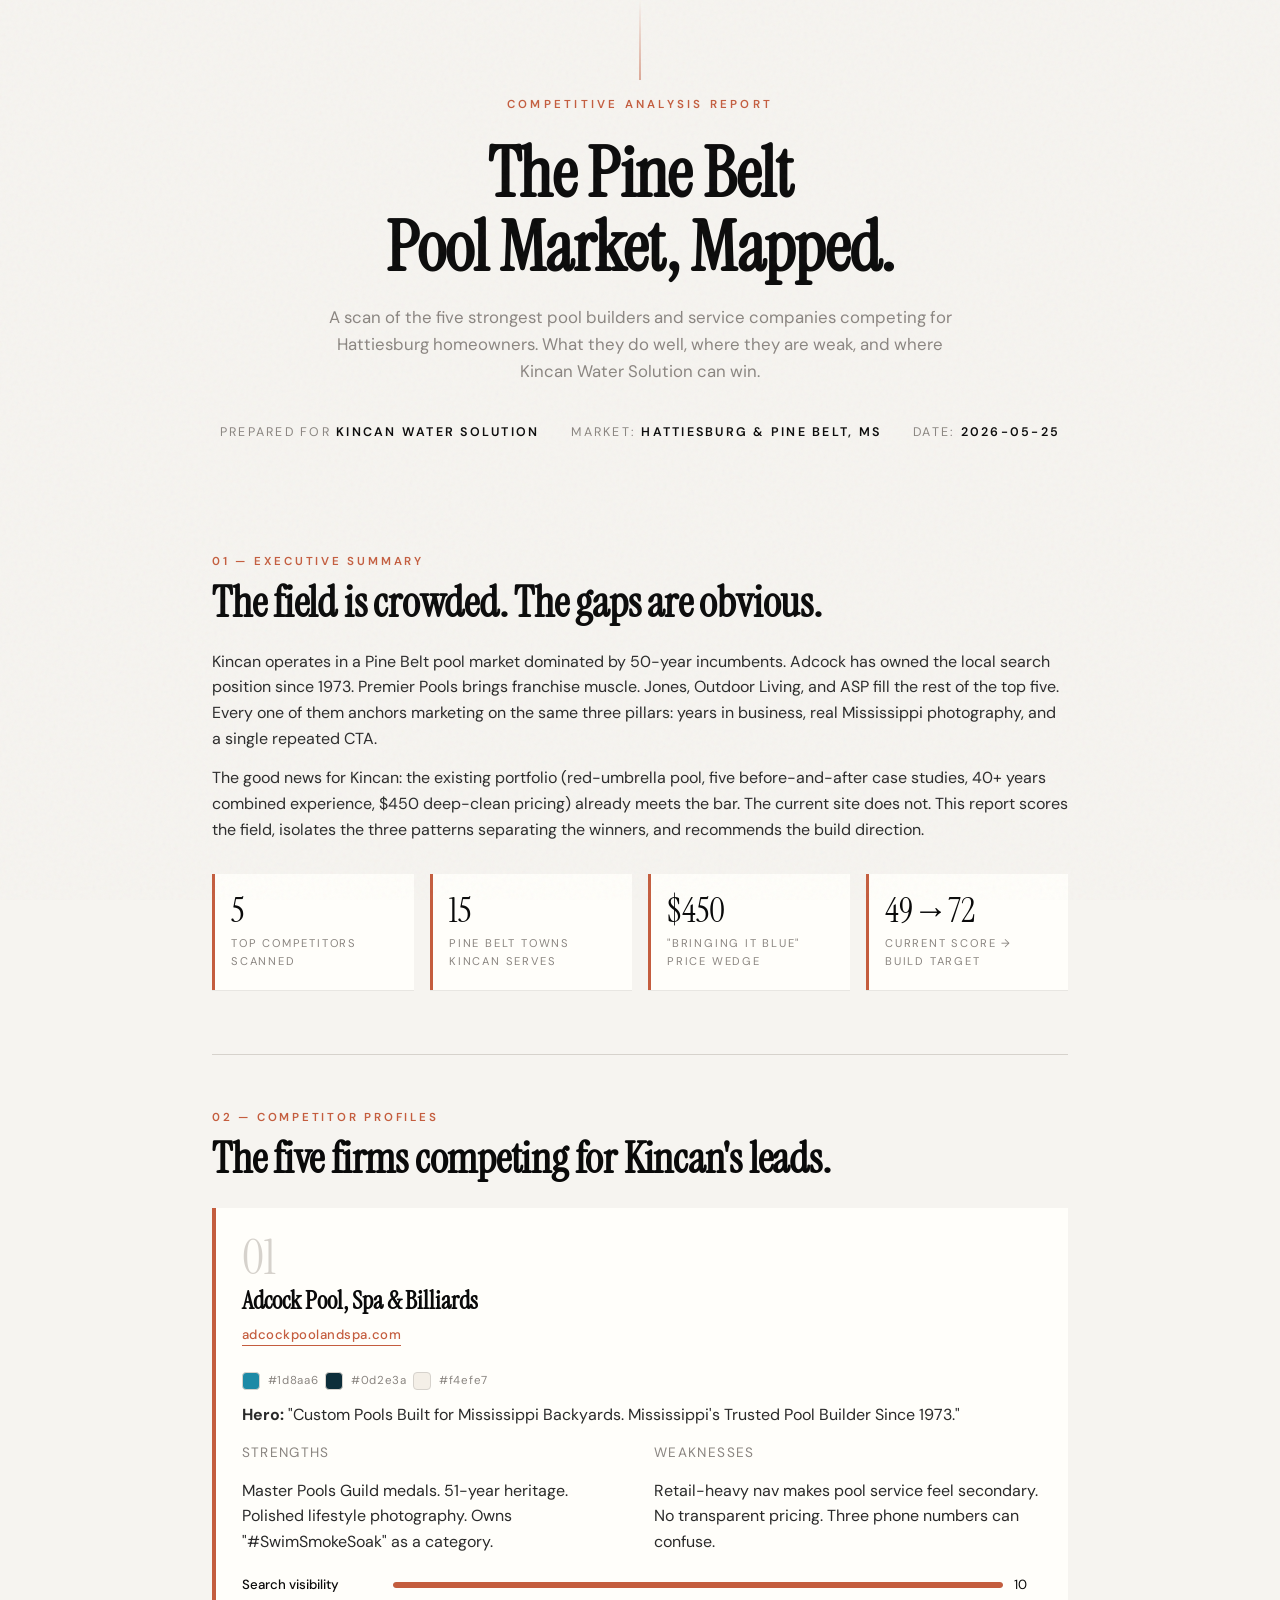
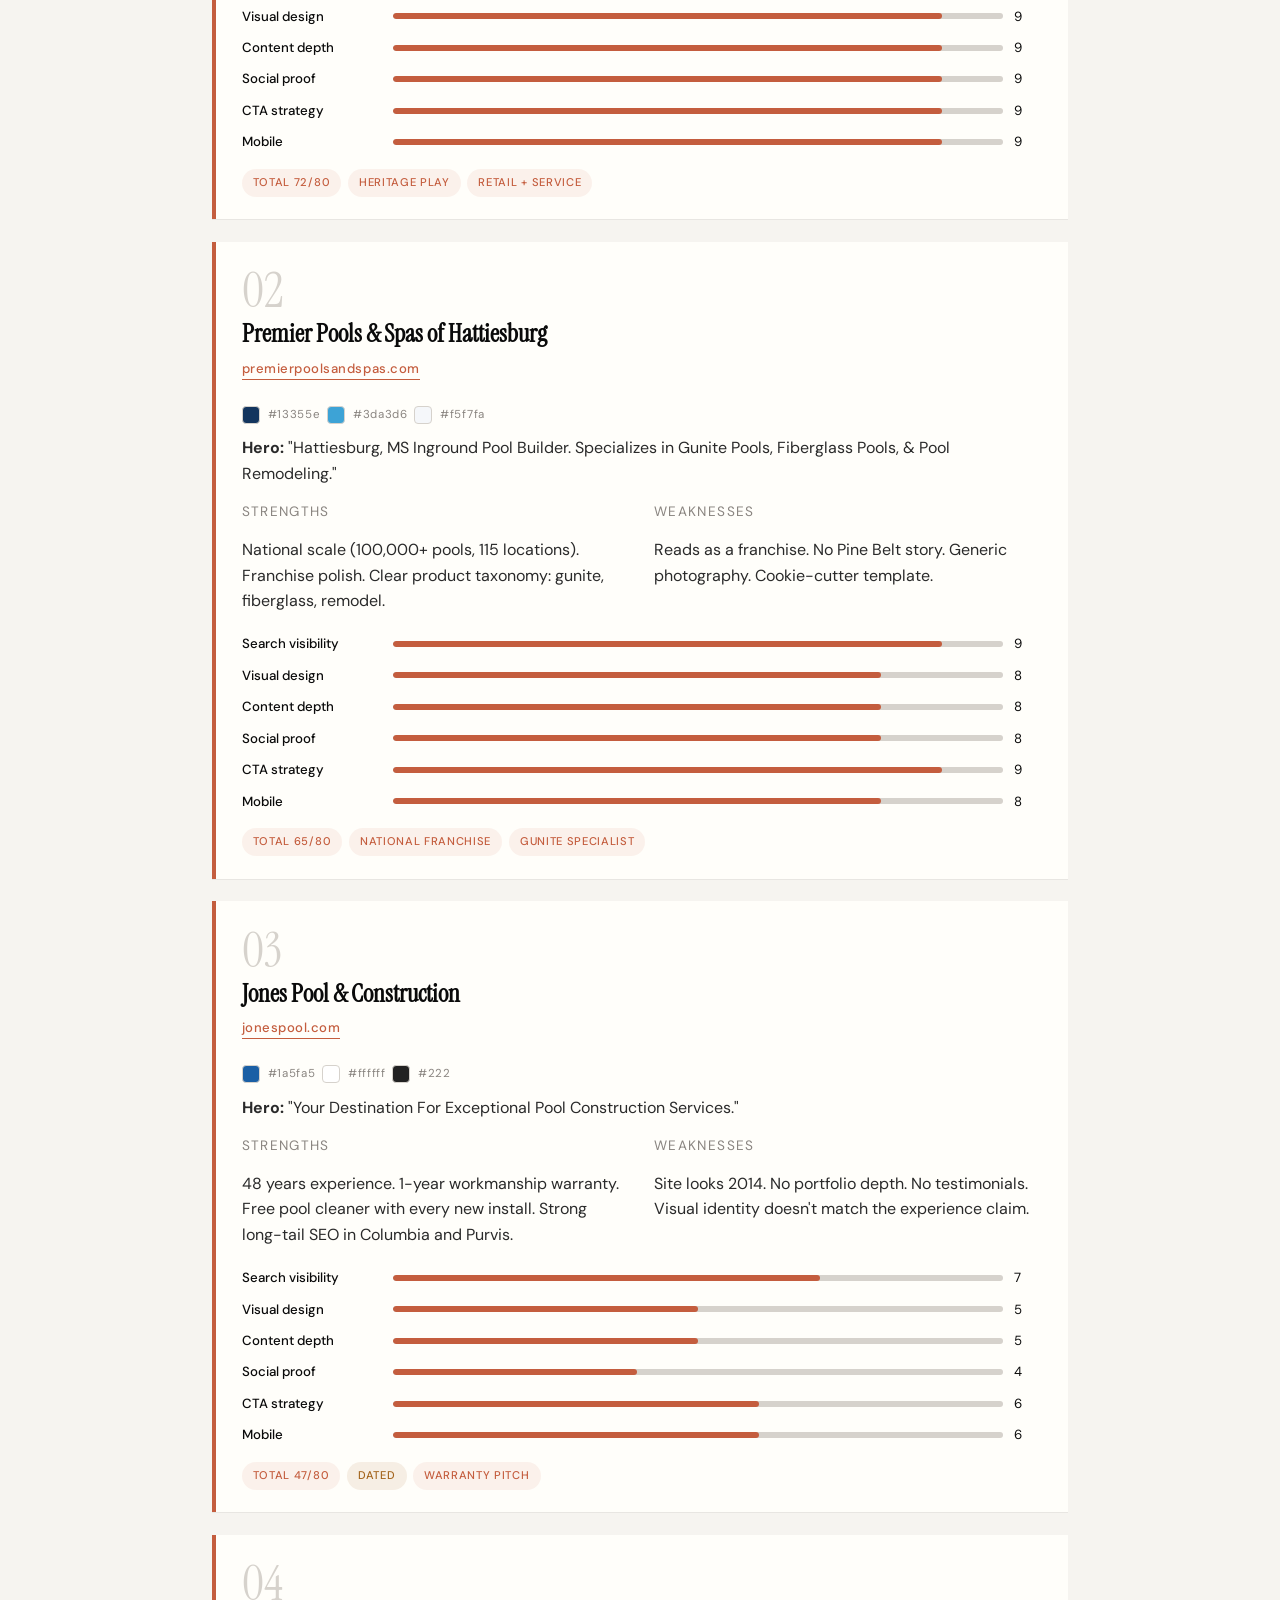
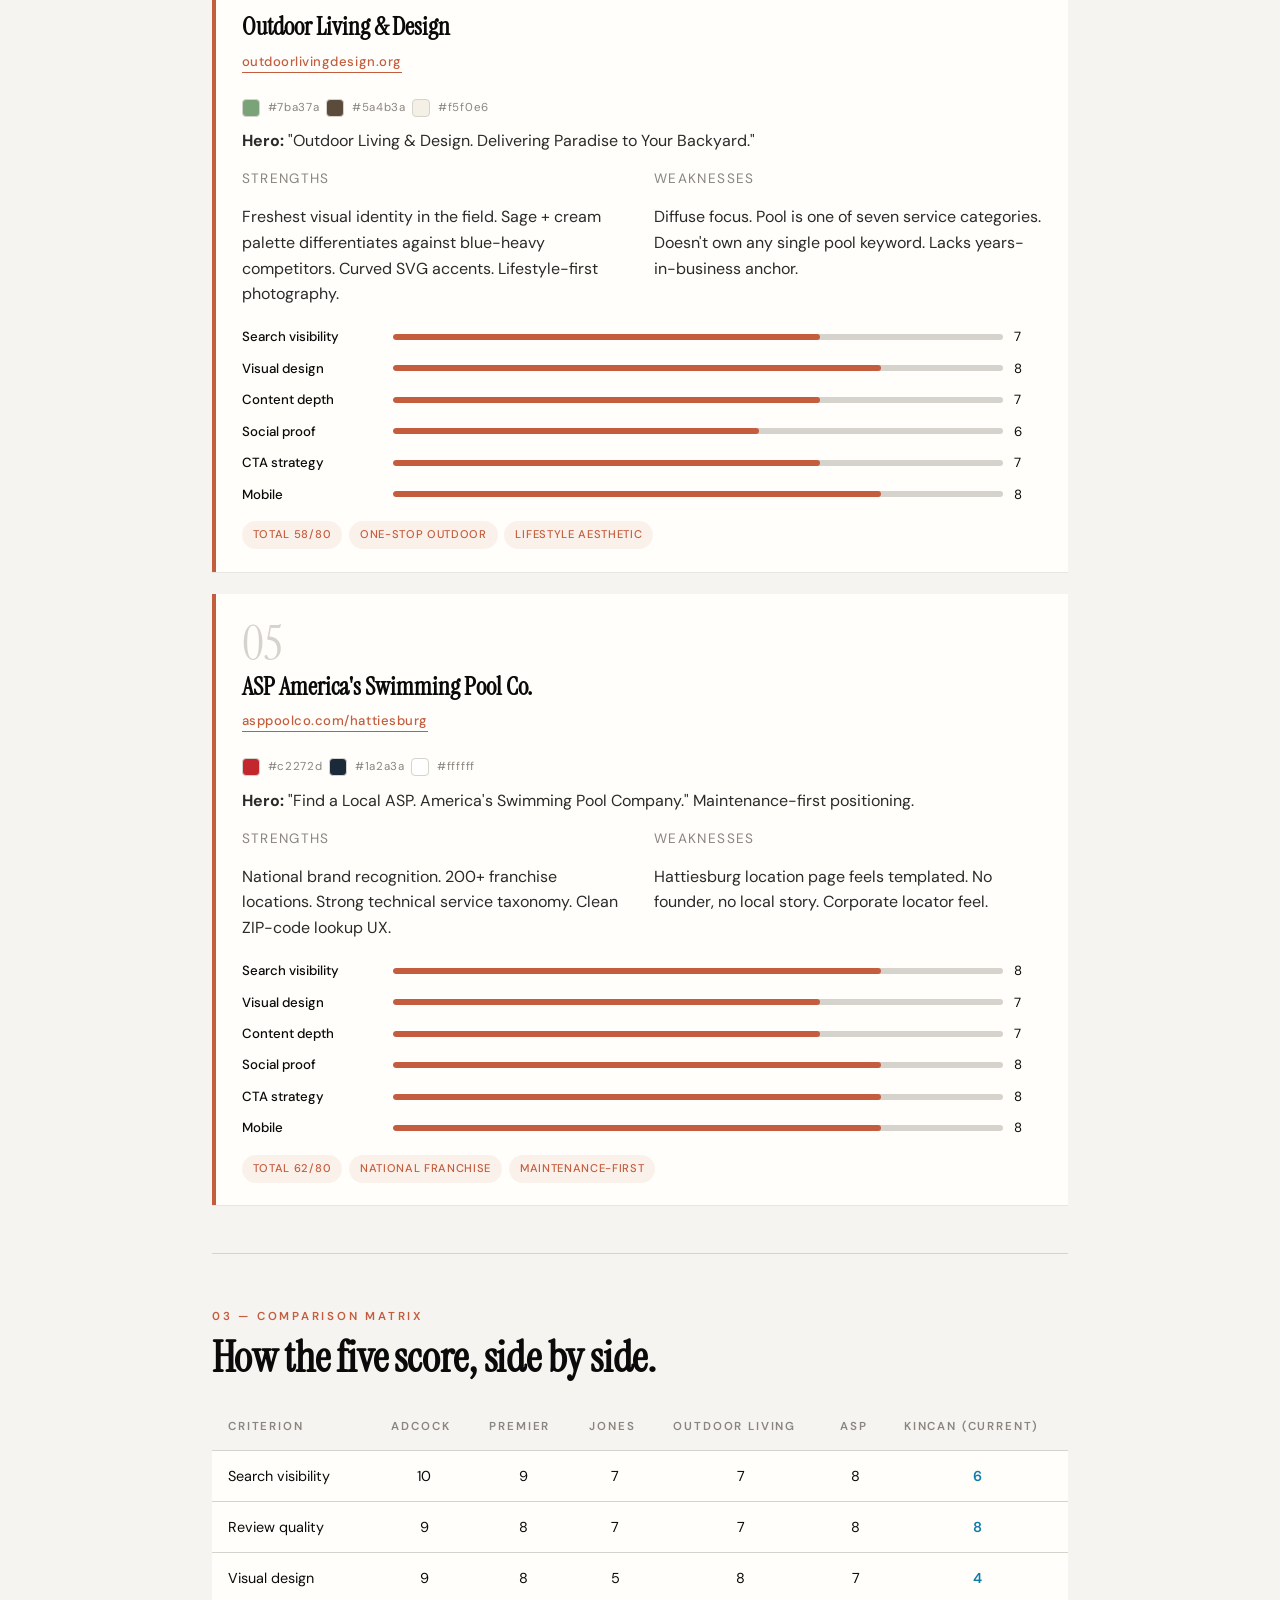
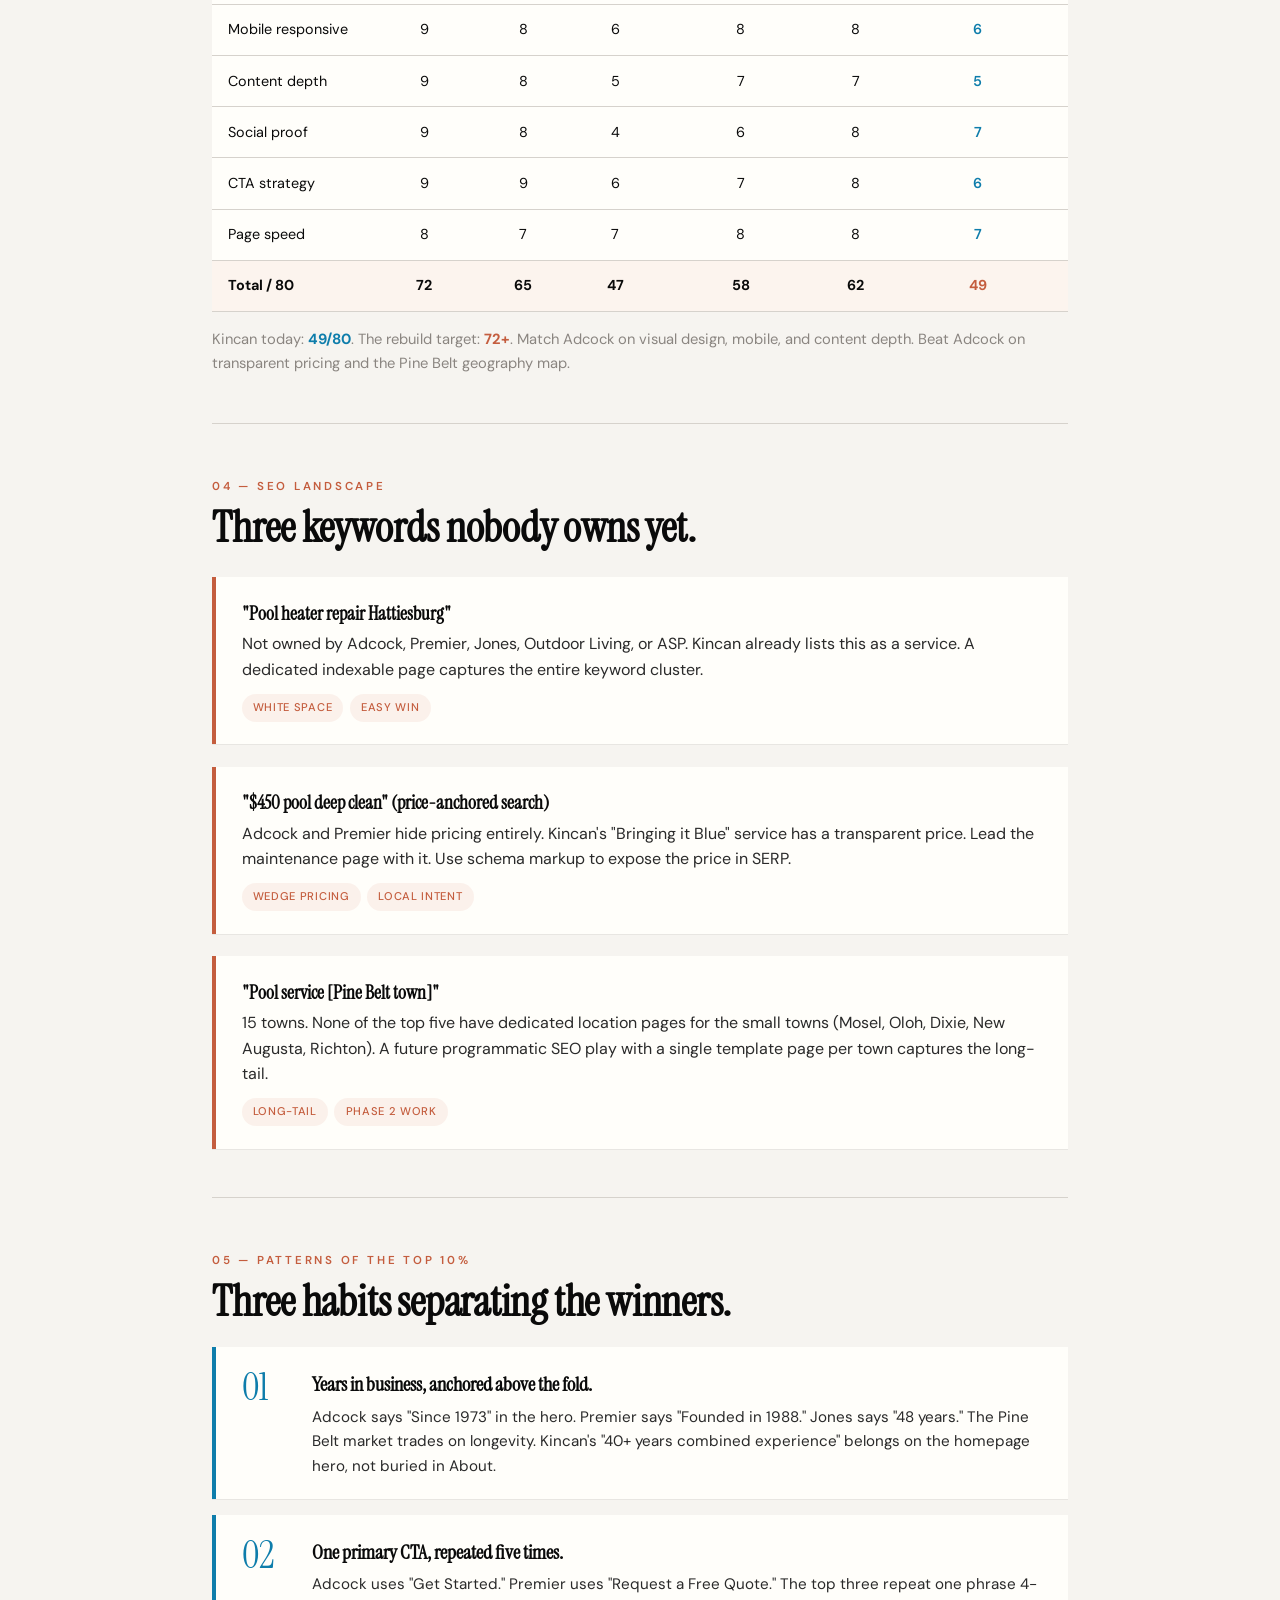
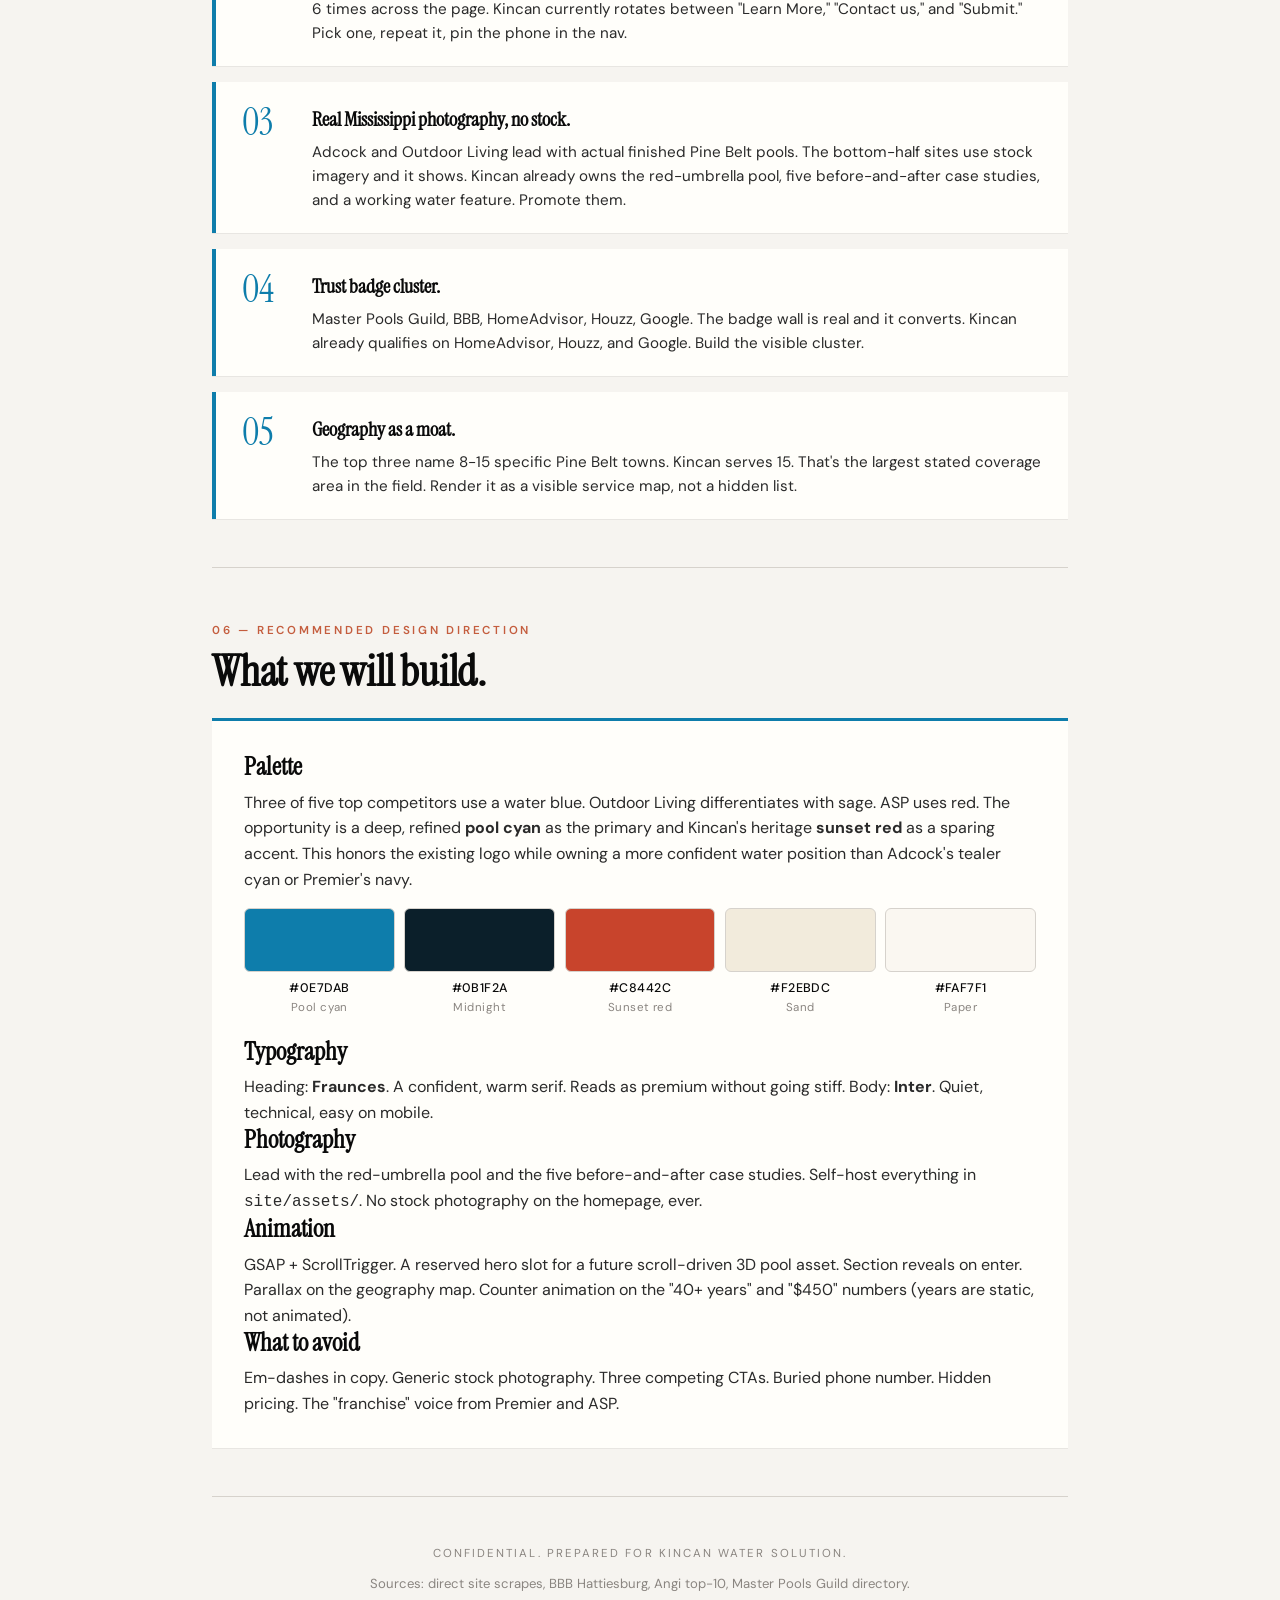
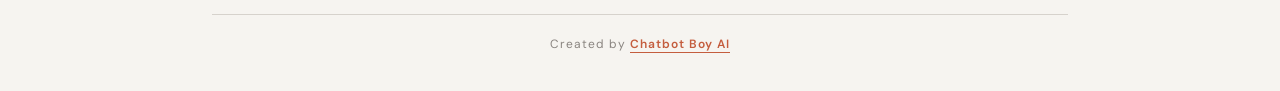
<file: site/competitive-analysis.html>
<!DOCTYPE html>
<html lang="en">
<head>
<meta charset="UTF-8" />
<meta name="viewport" content="width=device-width, initial-scale=1.0" />
<meta name="robots" content="noindex, nofollow" />
<title>Kincan Water Solution | Competitive Analysis</title>
<link rel="preconnect" href="https://fonts.googleapis.com" />
<link rel="preconnect" href="https://fonts.gstatic.com" crossorigin />
<link href="https://fonts.googleapis.com/css2?family=Instrument+Serif:ital@0;1&family=DM+Sans:ital,opsz,wght@0,9..40,300;0,9..40,400;0,9..40,500;0,9..40,600;0,9..40,700&display=swap" rel="stylesheet" />
<style>
*, *::before, *::after { margin:0; padding:0; box-sizing:border-box; }

:root {
  --ink:#0a0a0a;
  --paper:#f6f4f0;
  --card:#fffefa;
  --accent:#c45d3e;       /* terracotta (report-only) */
  --accent-light:#e8a48e;
  --muted:#8a8580;
  --hairline:#d6d2cc;
  --shadow:rgba(10,10,10,.06);
  --cyan:#0E7DAB;
  --navy:#0B1F2A;
  --good:#1f7a3f;
  --warn:#a4651e;
}

html { scroll-behavior:smooth; }

body {
  font-family:'DM Sans', system-ui, sans-serif;
  background:var(--paper);
  color:var(--ink);
  line-height:1.6;
  -webkit-font-smoothing:antialiased;
}

body::after{
  content:'';
  position:fixed;
  inset:0;
  background-image:url("data:image/svg+xml,%3Csvg viewBox='0 0 256 256' xmlns='http://www.w3.org/2000/svg'%3E%3Cfilter id='noise'%3E%3CfeTurbulence type='fractalNoise' baseFrequency='0.9' numOctaves='4' stitchTiles='stitch'/%3E%3C/filter%3E%3Crect width='100%25' height='100%25' filter='url(%23noise)' opacity='0.045'/%3E%3C/svg%3E");
  pointer-events:none;
  z-index:9999;
}

.container { max-width:920px; margin:0 auto; padding:0 2rem; }
@media (max-width:640px){ .container { padding:0 1.25rem; } }

/* HEADER */
.cover {
  padding:6rem 0 3.5rem;
  text-align:center;
  position:relative;
}
.cover::before{
  content:'';
  position:absolute;
  top:0;
  left:50%;
  transform:translateX(-50%);
  width:1px;
  height:80px;
  background:linear-gradient(to bottom, transparent, var(--accent));
}
.eyebrow {
  font-size:.72rem;
  letter-spacing:.28em;
  text-transform:uppercase;
  color:var(--accent);
  font-weight:600;
  margin-bottom:1.4rem;
}
h1 {
  font-family:'Instrument Serif', serif;
  font-size:clamp(2.8rem, 6vw, 4.4rem);
  line-height:1.05;
  letter-spacing:-.01em;
  margin-bottom:1rem;
}
.cover .lede {
  max-width:640px;
  margin:1.2rem auto 0;
  color:var(--muted);
  font-size:1.05rem;
}
.meta-row {
  display:flex;
  justify-content:center;
  gap:2rem;
  margin-top:2.4rem;
  font-size:.78rem;
  letter-spacing:.18em;
  text-transform:uppercase;
  color:var(--muted);
  flex-wrap:wrap;
}
.meta-row b { color:var(--ink); font-weight:600; }

/* SECTION */
section { padding:3rem 0; }
section + section { border-top:1px solid var(--hairline); }
.section-eyebrow {
  font-family:'DM Sans', sans-serif;
  font-size:.72rem;
  letter-spacing:.24em;
  text-transform:uppercase;
  color:var(--accent);
  font-weight:600;
}
h2 {
  font-family:'Instrument Serif', serif;
  font-size:clamp(2rem, 4vw, 2.7rem);
  margin:.4rem 0 1.4rem;
  line-height:1.1;
  letter-spacing:-.005em;
}
h3 {
  font-family:'Instrument Serif', serif;
  font-size:1.55rem;
  margin-bottom:.4rem;
  line-height:1.15;
}
p { color:#2a2a2a; font-size:1rem; }
p + p { margin-top:.9rem; }

/* SUMMARY GRID */
.summary {
  display:grid;
  grid-template-columns:repeat(4, 1fr);
  gap:1rem;
  margin:2rem 0 1rem;
}
@media (max-width:720px){ .summary { grid-template-columns:repeat(2, 1fr); } }
.kpi {
  background:var(--card);
  border-left:3px solid var(--accent);
  padding:1.2rem 1rem;
  box-shadow:0 1px 0 var(--shadow);
}
.kpi .n {
  font-family:'Instrument Serif', serif;
  font-size:2.2rem;
  line-height:1;
  color:var(--ink);
}
.kpi .l {
  font-size:.7rem;
  letter-spacing:.16em;
  text-transform:uppercase;
  color:var(--muted);
  margin-top:.4rem;
  display:block;
}

/* COMPETITOR CARDS */
.cards { display:grid; gap:1.4rem; margin-top:1.6rem; }
.card {
  background:var(--card);
  border-left:4px solid var(--accent);
  padding:1.6rem 1.6rem 1.4rem;
  box-shadow:0 1px 0 var(--shadow);
  transition:transform .25s ease, box-shadow .25s ease;
}
.card:hover {
  transform:translateY(-2px);
  box-shadow:0 6px 24px var(--shadow);
}
.card .num {
  font-family:'Instrument Serif', serif;
  font-size:3rem;
  color:var(--hairline);
  line-height:1;
  margin-bottom:.3rem;
}
.card .link {
  display:inline-block;
  margin-top:.1rem;
  margin-bottom:.7rem;
  font-size:.82rem;
  letter-spacing:.04em;
  color:var(--accent);
  border-bottom:1px solid var(--accent);
  text-decoration:none;
  font-weight:500;
}
.card .link:hover { background:var(--accent-light); color:#fff; border-color:var(--accent-light); padding:1px 4px; }
.swatches { display:flex; gap:.4rem; margin:.9rem 0 .7rem; flex-wrap:wrap; }
.swatch {
  display:inline-flex; align-items:center; gap:.5rem;
  font-size:.72rem;
  letter-spacing:.06em;
  color:var(--muted);
}
.swatch .sw {
  width:18px; height:18px; border-radius:4px;
  border:1px solid var(--hairline);
}
.card .grid2 {
  display:grid;
  grid-template-columns:1fr 1fr;
  gap:1rem 1.5rem;
  margin-top:.9rem;
}
@media (max-width:640px){ .card .grid2 { grid-template-columns:1fr; } }
.tag-list { display:flex; flex-wrap:wrap; gap:.4rem; margin-top:.7rem; }
.tag {
  display:inline-block;
  padding:.32rem .7rem;
  background:rgba(196,93,62,.08);
  color:var(--accent);
  border-radius:999px;
  font-size:.7rem;
  letter-spacing:.06em;
  text-transform:uppercase;
  font-weight:500;
}
.tag.warn { background:rgba(164,101,30,.1); color:var(--warn); }

.bars { margin-top:.9rem; }
.bar { display:grid; grid-template-columns:140px 1fr 28px; align-items:center; gap:.7rem; padding:.32rem 0; font-size:.83rem; }
.bar b { color:var(--ink); font-weight:500; }
.bar .track { background:var(--hairline); height:6px; border-radius:99px; overflow:hidden; }
.bar .fill { background:var(--accent); height:100%; border-radius:99px; }

/* COMPARISON TABLE */
.tbl-wrap { overflow-x:auto; margin-top:1.4rem; }
table.compare {
  width:100%;
  border-collapse:collapse;
  background:var(--card);
  font-size:.9rem;
  min-width:640px;
}
.compare th, .compare td {
  padding:.85rem 1rem;
  text-align:left;
  border-bottom:1px solid var(--hairline);
}
.compare th {
  font-family:'DM Sans', sans-serif;
  font-size:.72rem;
  letter-spacing:.16em;
  text-transform:uppercase;
  color:var(--muted);
  font-weight:600;
  background:var(--paper);
}
.compare td.n { text-align:center; font-variant-numeric:tabular-nums; }
.compare tr.total td { font-weight:700; background:rgba(196,93,62,.06); }
.compare tr.kincan td { background:rgba(14,125,171,.06); }
.compare .accent { color:var(--accent); font-weight:600; }
.compare .cyan { color:var(--cyan); font-weight:600; }

/* PATTERN LIST */
.patterns { display:grid; gap:1rem; margin-top:1.4rem; }
.pattern {
  background:var(--card);
  border-left:4px solid var(--cyan);
  padding:1.3rem 1.6rem;
  box-shadow:0 1px 0 var(--shadow);
  display:grid;
  grid-template-columns:54px 1fr;
  gap:1rem;
  align-items:start;
}
.pattern .n {
  font-family:'Instrument Serif', serif;
  font-size:2.4rem;
  color:var(--cyan);
  line-height:1;
}
.pattern h4 {
  font-family:'Instrument Serif', serif;
  font-size:1.25rem;
  margin-bottom:.3rem;
}
.pattern p { color:#2a2a2a; font-size:.95rem; }

/* DIRECTION */
.direction {
  background:var(--card);
  padding:2rem;
  box-shadow:0 1px 0 var(--shadow);
  margin-top:1.4rem;
  border-top:3px solid var(--cyan);
}
.direction h3 { color:var(--ink); margin-bottom:.5rem; }
.palette {
  display:grid;
  grid-template-columns:repeat(5,1fr);
  gap:.6rem;
  margin:1rem 0 1.3rem;
}
@media (max-width:640px){ .palette { grid-template-columns:repeat(3,1fr); } }
.col-swatch {
  text-align:center;
  font-size:.72rem;
  color:var(--muted);
  letter-spacing:.04em;
}
.col-swatch .b {
  height:64px;
  border-radius:6px;
  border:1px solid var(--hairline);
  margin-bottom:.4rem;
}
.col-swatch b { color:var(--ink); display:block; font-weight:500; font-size:.78rem; }

/* PRINT */
@media print {
  body { background:#fff; color:#000; }
  body::after { display:none; }
  section + section { page-break-inside:avoid; }
  .card, .pattern, .direction { box-shadow:none; }
  .cover { padding:3rem 0 2rem; }
  .container { max-width:none; padding:0 1in; }
  a { color:var(--accent); }
}

/* FOOTER */
footer {
  padding:3rem 0 2.4rem;
  text-align:center;
  border-top:1px solid var(--hairline);
  color:var(--muted);
  font-size:.82rem;
}
footer .confidential {
  letter-spacing:.18em;
  text-transform:uppercase;
  font-size:.72rem;
  margin-bottom:.6rem;
}
</style>
</head>
<body>

<div class="container">

  <!-- COVER -->
  <header class="cover">
    <div class="eyebrow">Competitive Analysis Report</div>
    <h1>The Pine Belt<br/>Pool Market, Mapped.</h1>
    <p class="lede">A scan of the five strongest pool builders and service companies competing for Hattiesburg homeowners. What they do well, where they are weak, and where Kincan Water Solution can win.</p>
    <div class="meta-row">
      <span>Prepared for <b>Kincan Water Solution</b></span>
      <span>Market: <b>Hattiesburg &amp; Pine Belt, MS</b></span>
      <span>Date: <b>2026-05-25</b></span>
    </div>
  </header>

  <!-- EXECUTIVE SUMMARY -->
  <section>
    <span class="section-eyebrow">01 — Executive Summary</span>
    <h2>The field is crowded. The gaps are obvious.</h2>
    <p>Kincan operates in a Pine Belt pool market dominated by 50-year incumbents. Adcock has owned the local search position since 1973. Premier Pools brings franchise muscle. Jones, Outdoor Living, and ASP fill the rest of the top five. Every one of them anchors marketing on the same three pillars: years in business, real Mississippi photography, and a single repeated CTA.</p>
    <p>The good news for Kincan: the existing portfolio (red-umbrella pool, five before-and-after case studies, 40+ years combined experience, $450 deep-clean pricing) already meets the bar. The current site does not. This report scores the field, isolates the three patterns separating the winners, and recommends the build direction.</p>
    <div class="summary">
      <div class="kpi"><div class="n">5</div><span class="l">Top competitors scanned</span></div>
      <div class="kpi"><div class="n">15</div><span class="l">Pine Belt towns Kincan serves</span></div>
      <div class="kpi"><div class="n">$450</div><span class="l">"Bringing it Blue" price wedge</span></div>
      <div class="kpi"><div class="n">49&rarr;72</div><span class="l">Current score &rarr; build target</span></div>
    </div>
  </section>

  <!-- COMPETITOR PROFILES -->
  <section>
    <span class="section-eyebrow">02 — Competitor Profiles</span>
    <h2>The five firms competing for Kincan's leads.</h2>

    <div class="cards">

      <!-- ADCOCK -->
      <div class="card">
        <div class="num">01</div>
        <h3>Adcock Pool, Spa &amp; Billiards</h3>
        <a class="link" href="https://adcockpoolandspa.com/" target="_blank" rel="noopener">adcockpoolandspa.com</a>
        <div class="swatches">
          <span class="swatch"><span class="sw" style="background:#1d8aa6"></span>#1d8aa6</span>
          <span class="swatch"><span class="sw" style="background:#0d2e3a"></span>#0d2e3a</span>
          <span class="swatch"><span class="sw" style="background:#f4efe7"></span>#f4efe7</span>
        </div>
        <p><b>Hero:</b> "Custom Pools Built for Mississippi Backyards. Mississippi's Trusted Pool Builder Since 1973."</p>
        <div class="grid2">
          <div>
            <p style="font-size:.85rem;color:var(--muted);letter-spacing:.1em;text-transform:uppercase;margin-bottom:.4rem;">Strengths</p>
            <p>Master Pools Guild medals. 51-year heritage. Polished lifestyle photography. Owns "#SwimSmokeSoak" as a category.</p>
          </div>
          <div>
            <p style="font-size:.85rem;color:var(--muted);letter-spacing:.1em;text-transform:uppercase;margin-bottom:.4rem;">Weaknesses</p>
            <p>Retail-heavy nav makes pool service feel secondary. No transparent pricing. Three phone numbers can confuse.</p>
          </div>
        </div>
        <div class="bars">
          <div class="bar"><b>Search visibility</b><div class="track"><div class="fill" style="width:100%"></div></div><span>10</span></div>
          <div class="bar"><b>Visual design</b><div class="track"><div class="fill" style="width:90%"></div></div><span>9</span></div>
          <div class="bar"><b>Content depth</b><div class="track"><div class="fill" style="width:90%"></div></div><span>9</span></div>
          <div class="bar"><b>Social proof</b><div class="track"><div class="fill" style="width:90%"></div></div><span>9</span></div>
          <div class="bar"><b>CTA strategy</b><div class="track"><div class="fill" style="width:90%"></div></div><span>9</span></div>
          <div class="bar"><b>Mobile</b><div class="track"><div class="fill" style="width:90%"></div></div><span>9</span></div>
        </div>
        <div class="tag-list">
          <span class="tag">Total 72/80</span>
          <span class="tag">Heritage play</span>
          <span class="tag">Retail + service</span>
        </div>
      </div>

      <!-- PREMIER -->
      <div class="card">
        <div class="num">02</div>
        <h3>Premier Pools &amp; Spas of Hattiesburg</h3>
        <a class="link" href="https://premierpoolsandspas.com/pool-builders/mississippi/hattiesburg/" target="_blank" rel="noopener">premierpoolsandspas.com</a>
        <div class="swatches">
          <span class="swatch"><span class="sw" style="background:#13355e"></span>#13355e</span>
          <span class="swatch"><span class="sw" style="background:#3da3d6"></span>#3da3d6</span>
          <span class="swatch"><span class="sw" style="background:#f5f7fa"></span>#f5f7fa</span>
        </div>
        <p><b>Hero:</b> "Hattiesburg, MS Inground Pool Builder. Specializes in Gunite Pools, Fiberglass Pools, &amp; Pool Remodeling."</p>
        <div class="grid2">
          <div>
            <p style="font-size:.85rem;color:var(--muted);letter-spacing:.1em;text-transform:uppercase;margin-bottom:.4rem;">Strengths</p>
            <p>National scale (100,000+ pools, 115 locations). Franchise polish. Clear product taxonomy: gunite, fiberglass, remodel.</p>
          </div>
          <div>
            <p style="font-size:.85rem;color:var(--muted);letter-spacing:.1em;text-transform:uppercase;margin-bottom:.4rem;">Weaknesses</p>
            <p>Reads as a franchise. No Pine Belt story. Generic photography. Cookie-cutter template.</p>
          </div>
        </div>
        <div class="bars">
          <div class="bar"><b>Search visibility</b><div class="track"><div class="fill" style="width:90%"></div></div><span>9</span></div>
          <div class="bar"><b>Visual design</b><div class="track"><div class="fill" style="width:80%"></div></div><span>8</span></div>
          <div class="bar"><b>Content depth</b><div class="track"><div class="fill" style="width:80%"></div></div><span>8</span></div>
          <div class="bar"><b>Social proof</b><div class="track"><div class="fill" style="width:80%"></div></div><span>8</span></div>
          <div class="bar"><b>CTA strategy</b><div class="track"><div class="fill" style="width:90%"></div></div><span>9</span></div>
          <div class="bar"><b>Mobile</b><div class="track"><div class="fill" style="width:80%"></div></div><span>8</span></div>
        </div>
        <div class="tag-list">
          <span class="tag">Total 65/80</span>
          <span class="tag">National franchise</span>
          <span class="tag">Gunite specialist</span>
        </div>
      </div>

      <!-- JONES -->
      <div class="card">
        <div class="num">03</div>
        <h3>Jones Pool &amp; Construction</h3>
        <a class="link" href="https://www.jonespool.com/" target="_blank" rel="noopener">jonespool.com</a>
        <div class="swatches">
          <span class="swatch"><span class="sw" style="background:#1a5fa5"></span>#1a5fa5</span>
          <span class="swatch"><span class="sw" style="background:#ffffff;border:1px solid #d6d2cc"></span>#ffffff</span>
          <span class="swatch"><span class="sw" style="background:#222"></span>#222</span>
        </div>
        <p><b>Hero:</b> "Your Destination For Exceptional Pool Construction Services."</p>
        <div class="grid2">
          <div>
            <p style="font-size:.85rem;color:var(--muted);letter-spacing:.1em;text-transform:uppercase;margin-bottom:.4rem;">Strengths</p>
            <p>48 years experience. 1-year workmanship warranty. Free pool cleaner with every new install. Strong long-tail SEO in Columbia and Purvis.</p>
          </div>
          <div>
            <p style="font-size:.85rem;color:var(--muted);letter-spacing:.1em;text-transform:uppercase;margin-bottom:.4rem;">Weaknesses</p>
            <p>Site looks 2014. No portfolio depth. No testimonials. Visual identity doesn't match the experience claim.</p>
          </div>
        </div>
        <div class="bars">
          <div class="bar"><b>Search visibility</b><div class="track"><div class="fill" style="width:70%"></div></div><span>7</span></div>
          <div class="bar"><b>Visual design</b><div class="track"><div class="fill" style="width:50%"></div></div><span>5</span></div>
          <div class="bar"><b>Content depth</b><div class="track"><div class="fill" style="width:50%"></div></div><span>5</span></div>
          <div class="bar"><b>Social proof</b><div class="track"><div class="fill" style="width:40%"></div></div><span>4</span></div>
          <div class="bar"><b>CTA strategy</b><div class="track"><div class="fill" style="width:60%"></div></div><span>6</span></div>
          <div class="bar"><b>Mobile</b><div class="track"><div class="fill" style="width:60%"></div></div><span>6</span></div>
        </div>
        <div class="tag-list">
          <span class="tag">Total 47/80</span>
          <span class="tag warn">Dated</span>
          <span class="tag">Warranty pitch</span>
        </div>
      </div>

      <!-- OUTDOOR LIVING -->
      <div class="card">
        <div class="num">04</div>
        <h3>Outdoor Living &amp; Design</h3>
        <a class="link" href="https://outdoorlivingdesign.org/" target="_blank" rel="noopener">outdoorlivingdesign.org</a>
        <div class="swatches">
          <span class="swatch"><span class="sw" style="background:#7ba37a"></span>#7ba37a</span>
          <span class="swatch"><span class="sw" style="background:#5a4b3a"></span>#5a4b3a</span>
          <span class="swatch"><span class="sw" style="background:#f5f0e6"></span>#f5f0e6</span>
        </div>
        <p><b>Hero:</b> "Outdoor Living &amp; Design. Delivering Paradise to Your Backyard."</p>
        <div class="grid2">
          <div>
            <p style="font-size:.85rem;color:var(--muted);letter-spacing:.1em;text-transform:uppercase;margin-bottom:.4rem;">Strengths</p>
            <p>Freshest visual identity in the field. Sage + cream palette differentiates against blue-heavy competitors. Curved SVG accents. Lifestyle-first photography.</p>
          </div>
          <div>
            <p style="font-size:.85rem;color:var(--muted);letter-spacing:.1em;text-transform:uppercase;margin-bottom:.4rem;">Weaknesses</p>
            <p>Diffuse focus. Pool is one of seven service categories. Doesn't own any single pool keyword. Lacks years-in-business anchor.</p>
          </div>
        </div>
        <div class="bars">
          <div class="bar"><b>Search visibility</b><div class="track"><div class="fill" style="width:70%"></div></div><span>7</span></div>
          <div class="bar"><b>Visual design</b><div class="track"><div class="fill" style="width:80%"></div></div><span>8</span></div>
          <div class="bar"><b>Content depth</b><div class="track"><div class="fill" style="width:70%"></div></div><span>7</span></div>
          <div class="bar"><b>Social proof</b><div class="track"><div class="fill" style="width:60%"></div></div><span>6</span></div>
          <div class="bar"><b>CTA strategy</b><div class="track"><div class="fill" style="width:70%"></div></div><span>7</span></div>
          <div class="bar"><b>Mobile</b><div class="track"><div class="fill" style="width:80%"></div></div><span>8</span></div>
        </div>
        <div class="tag-list">
          <span class="tag">Total 58/80</span>
          <span class="tag">One-stop outdoor</span>
          <span class="tag">Lifestyle aesthetic</span>
        </div>
      </div>

      <!-- ASP -->
      <div class="card">
        <div class="num">05</div>
        <h3>ASP America's Swimming Pool Co.</h3>
        <a class="link" href="https://www.asppoolco.com/hattiesburg/" target="_blank" rel="noopener">asppoolco.com/hattiesburg</a>
        <div class="swatches">
          <span class="swatch"><span class="sw" style="background:#c2272d"></span>#c2272d</span>
          <span class="swatch"><span class="sw" style="background:#1a2a3a"></span>#1a2a3a</span>
          <span class="swatch"><span class="sw" style="background:#ffffff;border:1px solid #d6d2cc"></span>#ffffff</span>
        </div>
        <p><b>Hero:</b> "Find a Local ASP. America's Swimming Pool Company." Maintenance-first positioning.</p>
        <div class="grid2">
          <div>
            <p style="font-size:.85rem;color:var(--muted);letter-spacing:.1em;text-transform:uppercase;margin-bottom:.4rem;">Strengths</p>
            <p>National brand recognition. 200+ franchise locations. Strong technical service taxonomy. Clean ZIP-code lookup UX.</p>
          </div>
          <div>
            <p style="font-size:.85rem;color:var(--muted);letter-spacing:.1em;text-transform:uppercase;margin-bottom:.4rem;">Weaknesses</p>
            <p>Hattiesburg location page feels templated. No founder, no local story. Corporate locator feel.</p>
          </div>
        </div>
        <div class="bars">
          <div class="bar"><b>Search visibility</b><div class="track"><div class="fill" style="width:80%"></div></div><span>8</span></div>
          <div class="bar"><b>Visual design</b><div class="track"><div class="fill" style="width:70%"></div></div><span>7</span></div>
          <div class="bar"><b>Content depth</b><div class="track"><div class="fill" style="width:70%"></div></div><span>7</span></div>
          <div class="bar"><b>Social proof</b><div class="track"><div class="fill" style="width:80%"></div></div><span>8</span></div>
          <div class="bar"><b>CTA strategy</b><div class="track"><div class="fill" style="width:80%"></div></div><span>8</span></div>
          <div class="bar"><b>Mobile</b><div class="track"><div class="fill" style="width:80%"></div></div><span>8</span></div>
        </div>
        <div class="tag-list">
          <span class="tag">Total 62/80</span>
          <span class="tag">National franchise</span>
          <span class="tag">Maintenance-first</span>
        </div>
      </div>

    </div>
  </section>

  <!-- COMPARISON TABLE -->
  <section>
    <span class="section-eyebrow">03 — Comparison Matrix</span>
    <h2>How the five score, side by side.</h2>
    <div class="tbl-wrap">
      <table class="compare">
        <thead>
          <tr>
            <th>Criterion</th>
            <th class="n">Adcock</th>
            <th class="n">Premier</th>
            <th class="n">Jones</th>
            <th class="n">Outdoor Living</th>
            <th class="n">ASP</th>
            <th class="n">Kincan (current)</th>
          </tr>
        </thead>
        <tbody>
          <tr><td>Search visibility</td><td class="n">10</td><td class="n">9</td><td class="n">7</td><td class="n">7</td><td class="n">8</td><td class="n cyan">6</td></tr>
          <tr><td>Review quality</td><td class="n">9</td><td class="n">8</td><td class="n">7</td><td class="n">7</td><td class="n">8</td><td class="n cyan">8</td></tr>
          <tr><td>Visual design</td><td class="n">9</td><td class="n">8</td><td class="n">5</td><td class="n">8</td><td class="n">7</td><td class="n cyan">4</td></tr>
          <tr><td>Mobile responsive</td><td class="n">9</td><td class="n">8</td><td class="n">6</td><td class="n">8</td><td class="n">8</td><td class="n cyan">6</td></tr>
          <tr><td>Content depth</td><td class="n">9</td><td class="n">8</td><td class="n">5</td><td class="n">7</td><td class="n">7</td><td class="n cyan">5</td></tr>
          <tr><td>Social proof</td><td class="n">9</td><td class="n">8</td><td class="n">4</td><td class="n">6</td><td class="n">8</td><td class="n cyan">7</td></tr>
          <tr><td>CTA strategy</td><td class="n">9</td><td class="n">9</td><td class="n">6</td><td class="n">7</td><td class="n">8</td><td class="n cyan">6</td></tr>
          <tr><td>Page speed</td><td class="n">8</td><td class="n">7</td><td class="n">7</td><td class="n">8</td><td class="n">8</td><td class="n cyan">7</td></tr>
          <tr class="total"><td>Total / 80</td><td class="n">72</td><td class="n">65</td><td class="n">47</td><td class="n">58</td><td class="n">62</td><td class="n accent">49</td></tr>
        </tbody>
      </table>
    </div>
    <p style="margin-top:1rem;font-size:.92rem;color:var(--muted);">Kincan today: <b style="color:var(--cyan)">49/80</b>. The rebuild target: <b style="color:var(--accent)">72+</b>. Match Adcock on visual design, mobile, and content depth. Beat Adcock on transparent pricing and the Pine Belt geography map.</p>
  </section>

  <!-- SEO -->
  <section>
    <span class="section-eyebrow">04 — SEO Landscape</span>
    <h2>Three keywords nobody owns yet.</h2>
    <div class="cards">
      <div class="card">
        <h3 style="font-size:1.2rem;">"Pool heater repair Hattiesburg"</h3>
        <p>Not owned by Adcock, Premier, Jones, Outdoor Living, or ASP. Kincan already lists this as a service. A dedicated indexable page captures the entire keyword cluster.</p>
        <div class="tag-list"><span class="tag">White space</span><span class="tag">Easy win</span></div>
      </div>
      <div class="card">
        <h3 style="font-size:1.2rem;">"$450 pool deep clean" (price-anchored search)</h3>
        <p>Adcock and Premier hide pricing entirely. Kincan's "Bringing it Blue" service has a transparent price. Lead the maintenance page with it. Use schema markup to expose the price in SERP.</p>
        <div class="tag-list"><span class="tag">Wedge pricing</span><span class="tag">Local intent</span></div>
      </div>
      <div class="card">
        <h3 style="font-size:1.2rem;">"Pool service [Pine Belt town]"</h3>
        <p>15 towns. None of the top five have dedicated location pages for the small towns (Mosel, Oloh, Dixie, New Augusta, Richton). A future programmatic SEO play with a single template page per town captures the long-tail.</p>
        <div class="tag-list"><span class="tag">Long-tail</span><span class="tag">Phase 2 work</span></div>
      </div>
    </div>
  </section>

  <!-- PATTERNS -->
  <section>
    <span class="section-eyebrow">05 — Patterns of the Top 10%</span>
    <h2>Three habits separating the winners.</h2>
    <div class="patterns">
      <div class="pattern">
        <div class="n">01</div>
        <div>
          <h4>Years in business, anchored above the fold.</h4>
          <p>Adcock says "Since 1973" in the hero. Premier says "Founded in 1988." Jones says "48 years." The Pine Belt market trades on longevity. Kincan's "40+ years combined experience" belongs on the homepage hero, not buried in About.</p>
        </div>
      </div>
      <div class="pattern">
        <div class="n">02</div>
        <div>
          <h4>One primary CTA, repeated five times.</h4>
          <p>Adcock uses "Get Started." Premier uses "Request a Free Quote." The top three repeat one phrase 4-6 times across the page. Kincan currently rotates between "Learn More," "Contact us," and "Submit." Pick one, repeat it, pin the phone in the nav.</p>
        </div>
      </div>
      <div class="pattern">
        <div class="n">03</div>
        <div>
          <h4>Real Mississippi photography, no stock.</h4>
          <p>Adcock and Outdoor Living lead with actual finished Pine Belt pools. The bottom-half sites use stock imagery and it shows. Kincan already owns the red-umbrella pool, five before-and-after case studies, and a working water feature. Promote them.</p>
        </div>
      </div>
      <div class="pattern">
        <div class="n">04</div>
        <div>
          <h4>Trust badge cluster.</h4>
          <p>Master Pools Guild, BBB, HomeAdvisor, Houzz, Google. The badge wall is real and it converts. Kincan already qualifies on HomeAdvisor, Houzz, and Google. Build the visible cluster.</p>
        </div>
      </div>
      <div class="pattern">
        <div class="n">05</div>
        <div>
          <h4>Geography as a moat.</h4>
          <p>The top three name 8-15 specific Pine Belt towns. Kincan serves 15. That's the largest stated coverage area in the field. Render it as a visible service map, not a hidden list.</p>
        </div>
      </div>
    </div>
  </section>

  <!-- DIRECTION -->
  <section>
    <span class="section-eyebrow">06 — Recommended Design Direction</span>
    <h2>What we will build.</h2>
    <div class="direction">
      <h3>Palette</h3>
      <p>Three of five top competitors use a water blue. Outdoor Living differentiates with sage. ASP uses red. The opportunity is a deep, refined <b>pool cyan</b> as the primary and Kincan's heritage <b>sunset red</b> as a sparing accent. This honors the existing logo while owning a more confident water position than Adcock's tealer cyan or Premier's navy.</p>
      <div class="palette">
        <div class="col-swatch"><div class="b" style="background:#0E7DAB"></div><b>#0E7DAB</b>Pool cyan</div>
        <div class="col-swatch"><div class="b" style="background:#0B1F2A"></div><b>#0B1F2A</b>Midnight</div>
        <div class="col-swatch"><div class="b" style="background:#C8442C"></div><b>#C8442C</b>Sunset red</div>
        <div class="col-swatch"><div class="b" style="background:#F2EBDC"></div><b>#F2EBDC</b>Sand</div>
        <div class="col-swatch"><div class="b" style="background:#FAF7F1"></div><b>#FAF7F1</b>Paper</div>
      </div>
      <h3>Typography</h3>
      <p>Heading: <b>Fraunces</b>. A confident, warm serif. Reads as premium without going stiff. Body: <b>Inter</b>. Quiet, technical, easy on mobile.</p>
      <h3>Photography</h3>
      <p>Lead with the red-umbrella pool and the five before-and-after case studies. Self-host everything in <code>site/assets/</code>. No stock photography on the homepage, ever.</p>
      <h3>Animation</h3>
      <p>GSAP + ScrollTrigger. A reserved hero slot for a future scroll-driven 3D pool asset. Section reveals on enter. Parallax on the geography map. Counter animation on the "40+ years" and "$450" numbers (years are static, not animated).</p>
      <h3>What to avoid</h3>
      <p>Em-dashes in copy. Generic stock photography. Three competing CTAs. Buried phone number. Hidden pricing. The "franchise" voice from Premier and ASP.</p>
    </div>
  </section>

  <footer>
    <div class="confidential">Confidential. Prepared for Kincan Water Solution.</div>
    <div>Sources: direct site scrapes, BBB Hattiesburg, Angi top-10, Master Pools Guild directory.</div>
    <div style="width:100%; margin-top:20px; padding-top:20px; border-top:1px solid var(--hairline); text-align:center; font-size:12px; letter-spacing:.08em;">
      Created by <a href="https://www.chatbotboy.ai/" target="_blank" rel="noopener" style="color:var(--accent); font-weight:600; border-bottom:1px solid var(--accent); text-decoration:none;">Chatbot Boy AI</a>
    </div>
  </footer>

</div>

</body>
</html>
</file>
